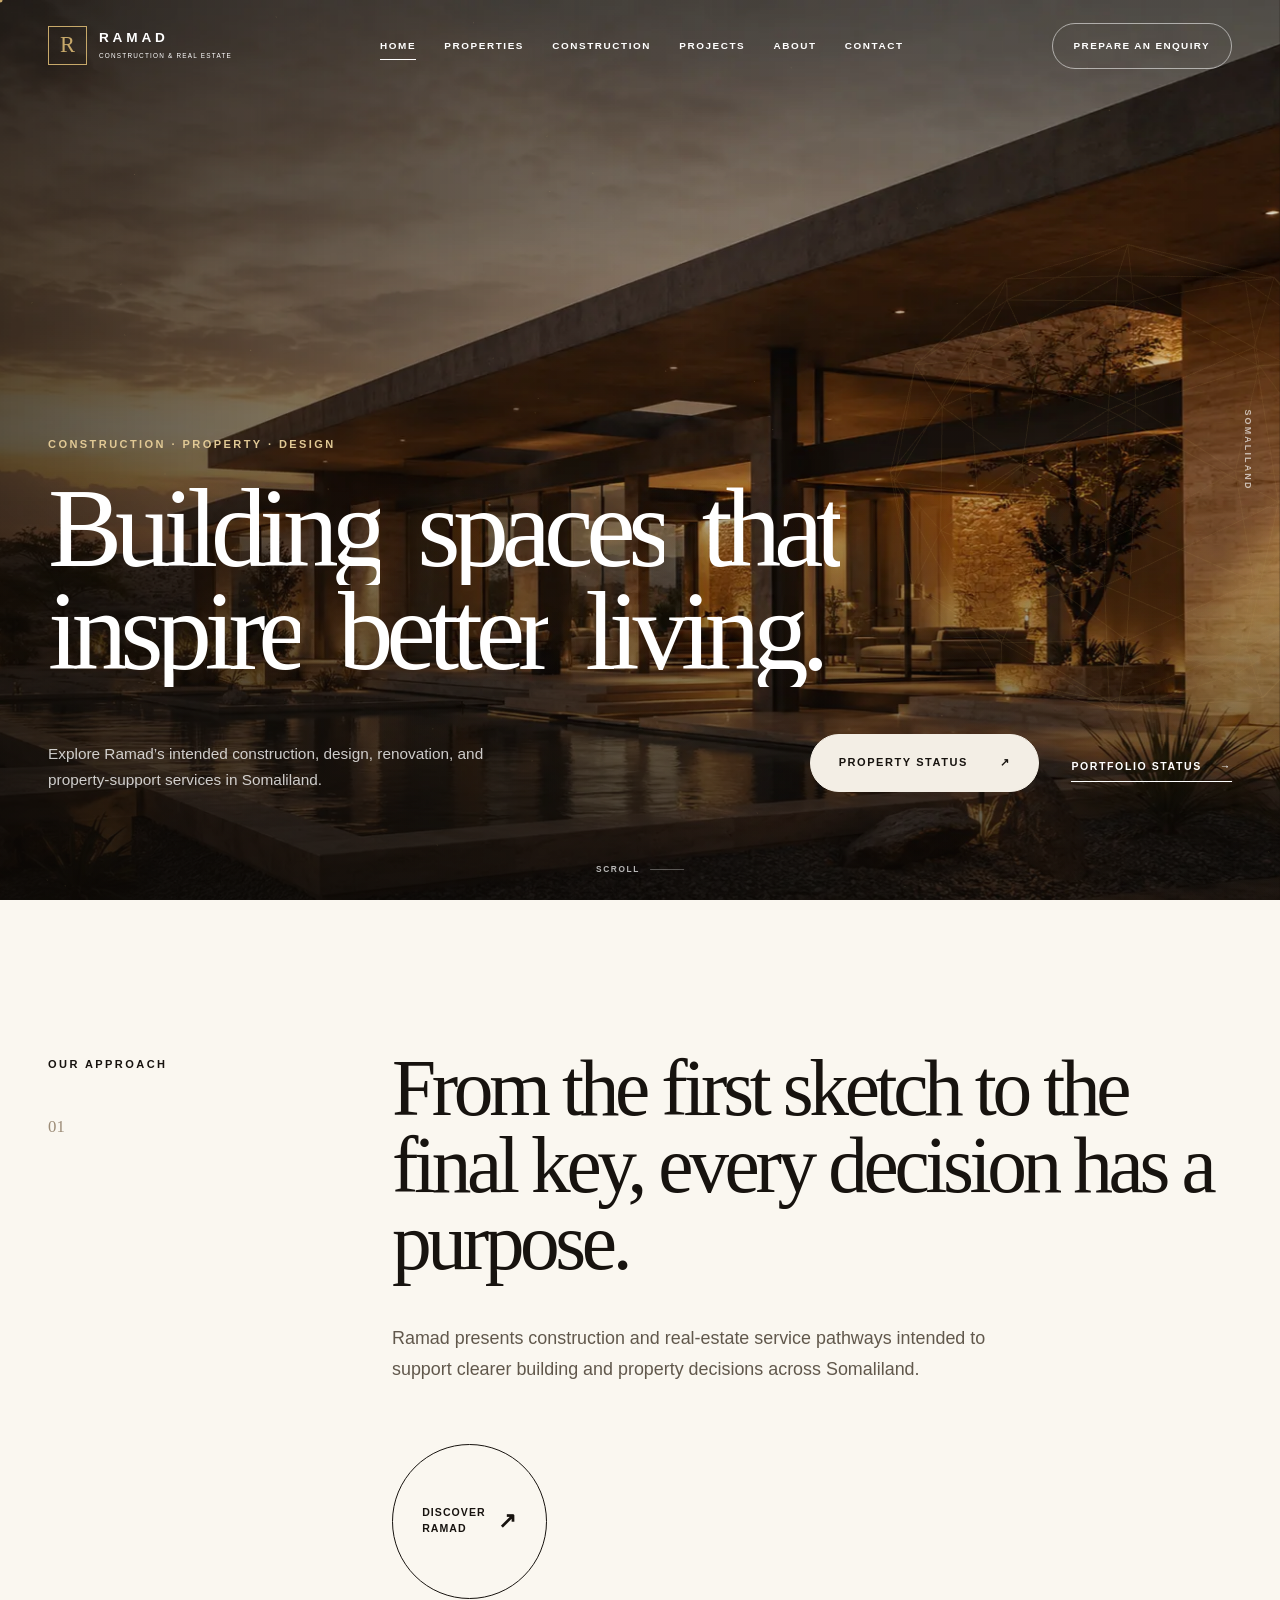
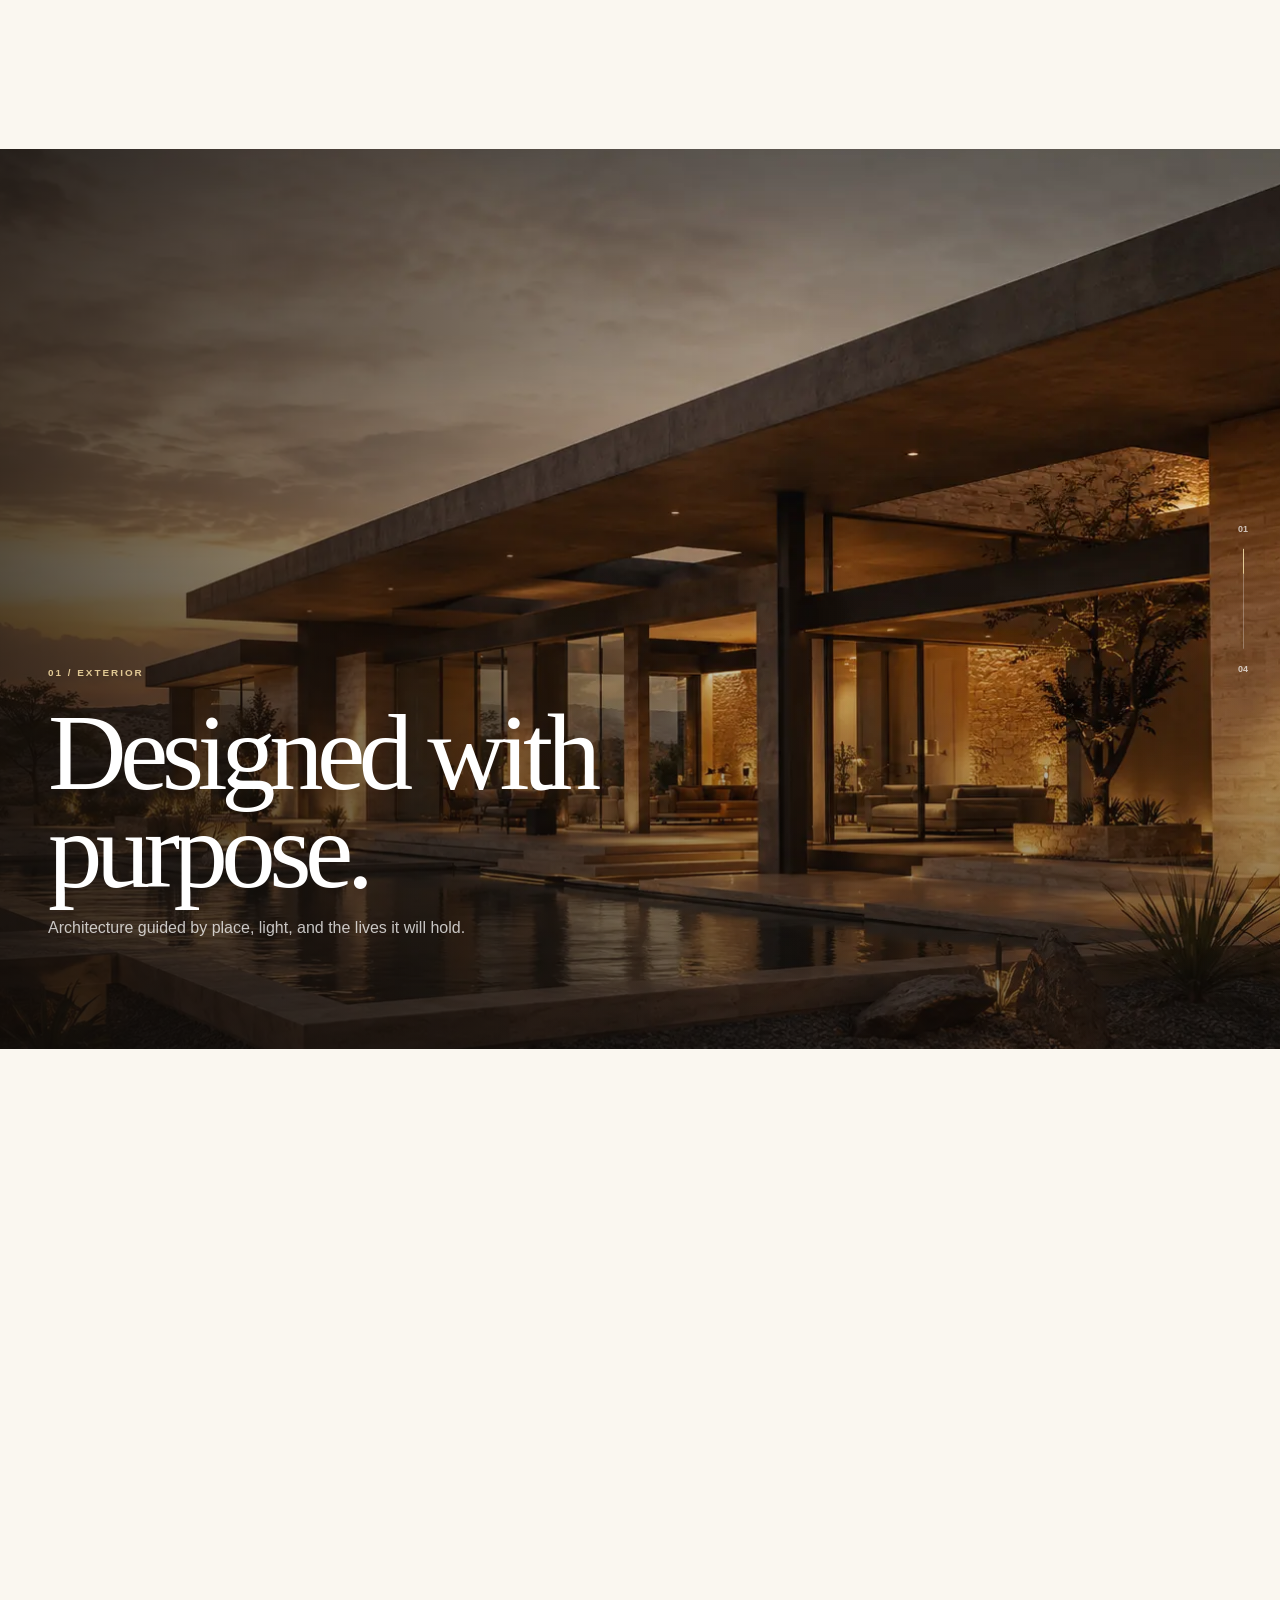
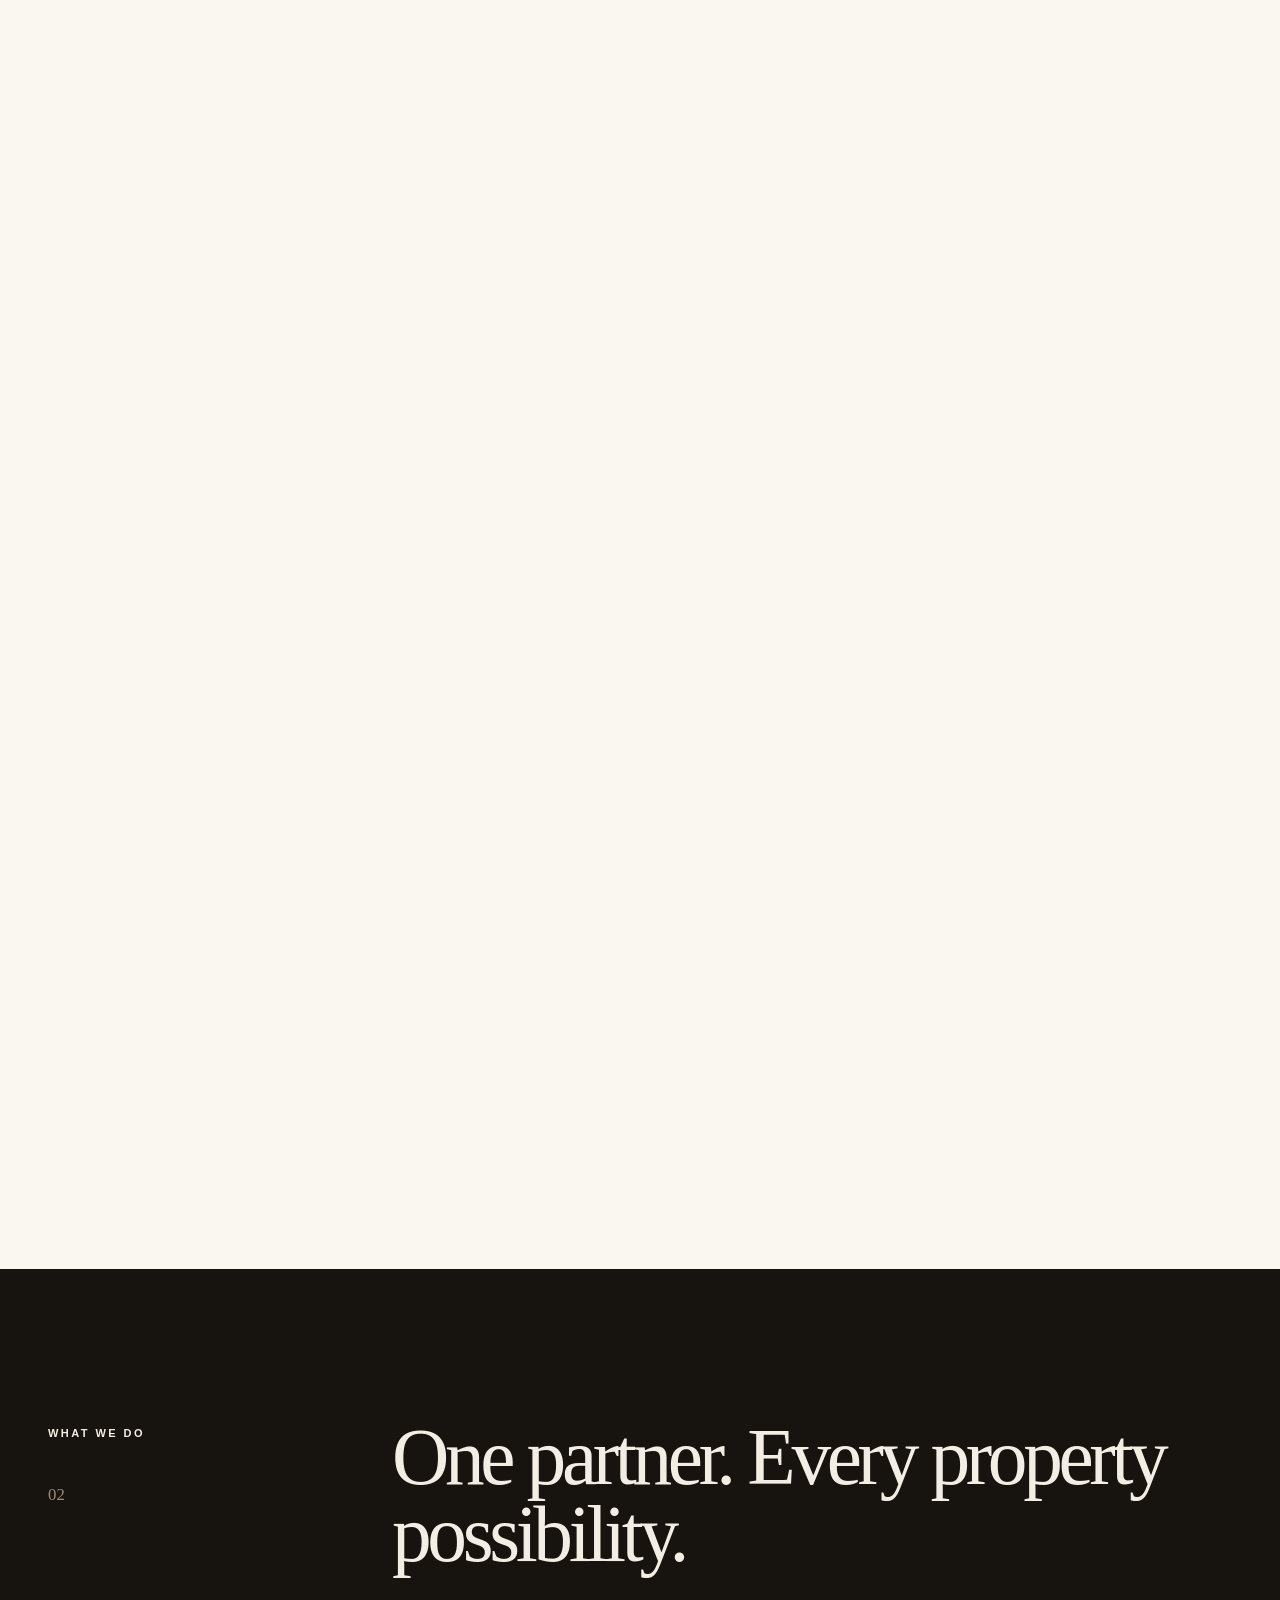
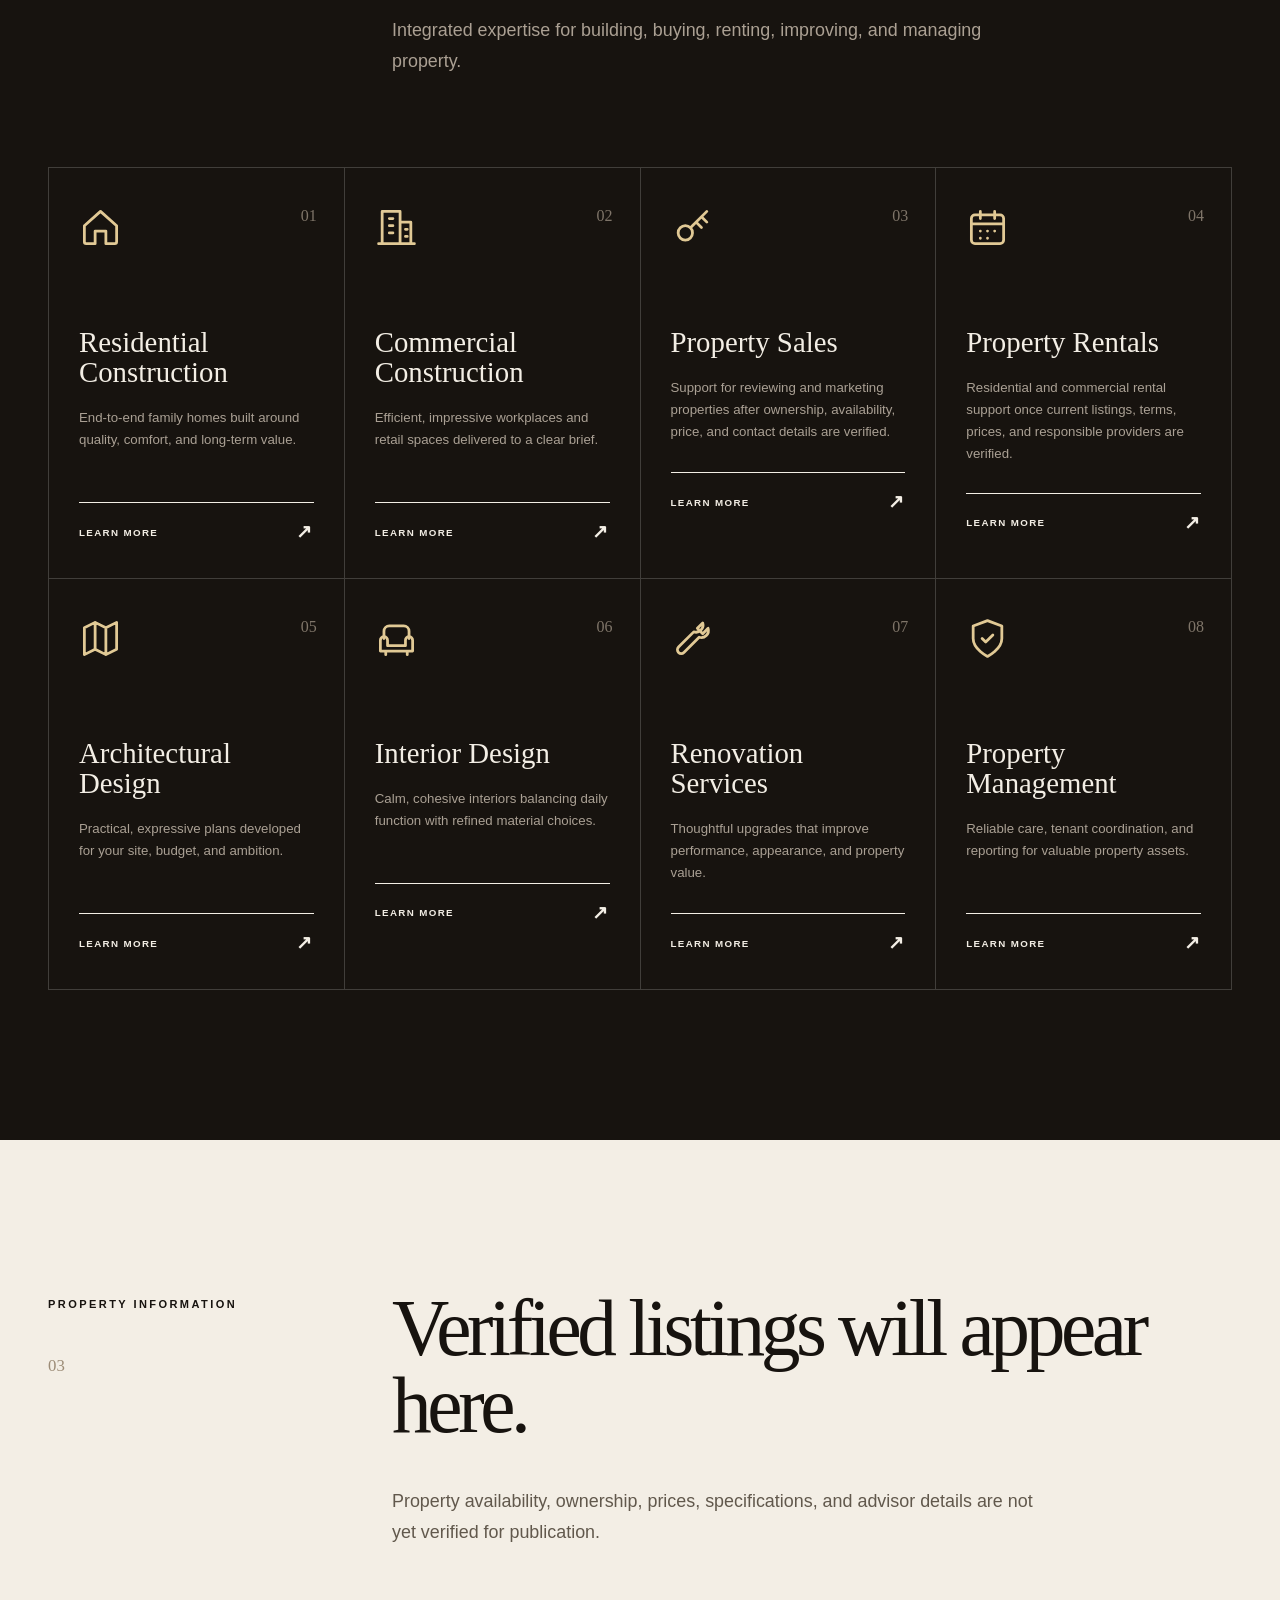
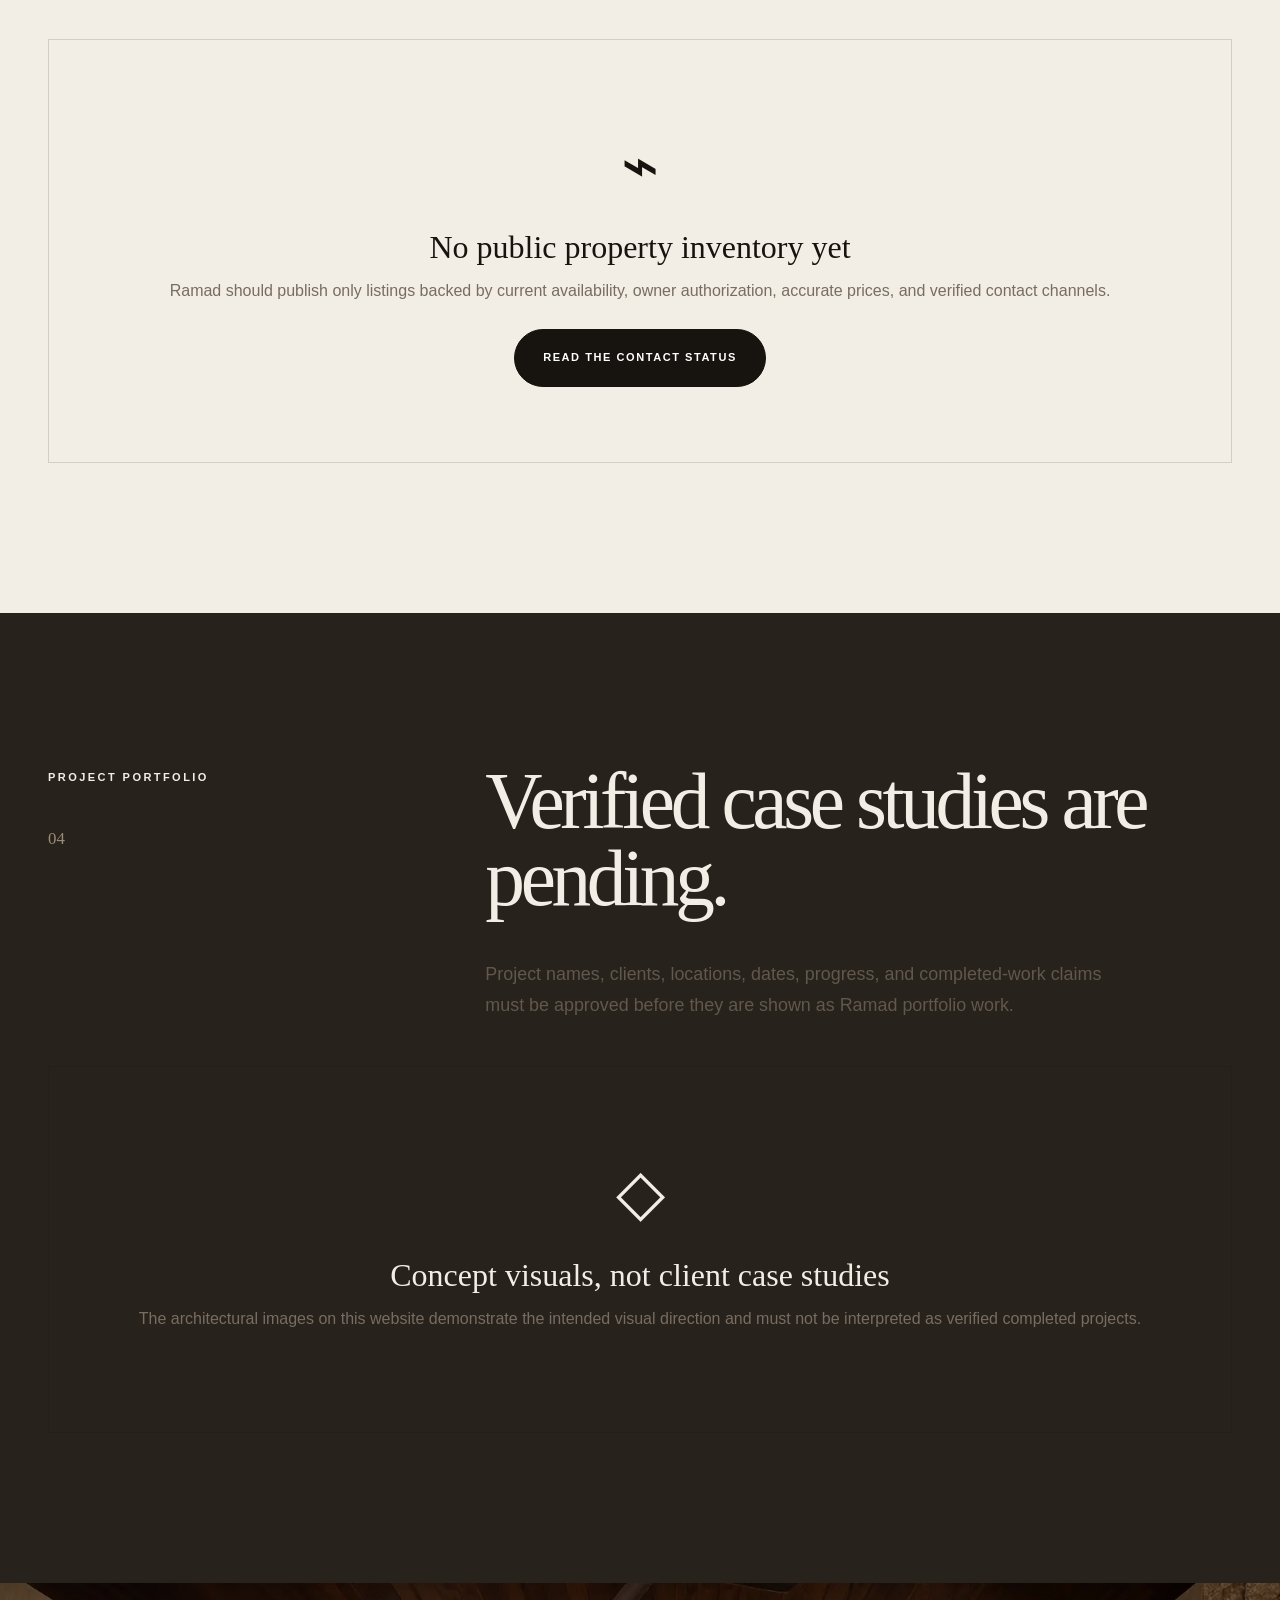
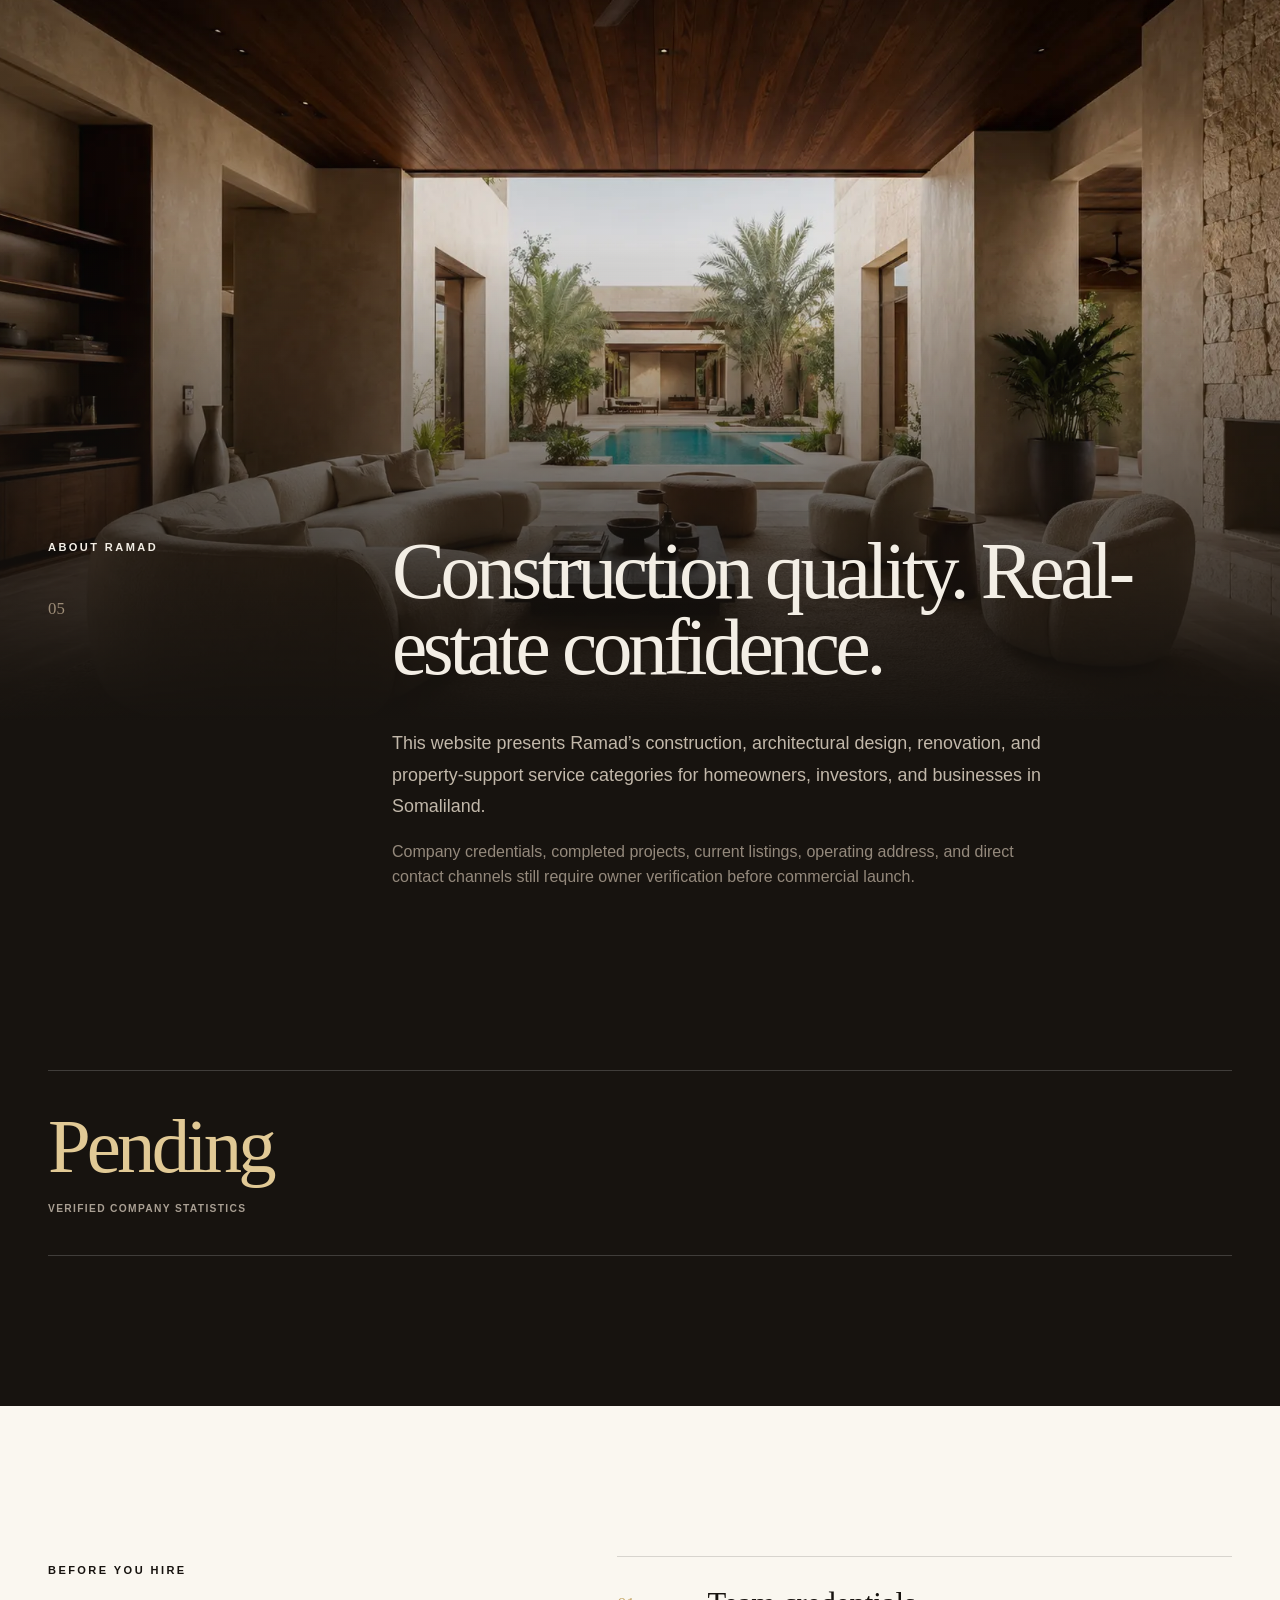
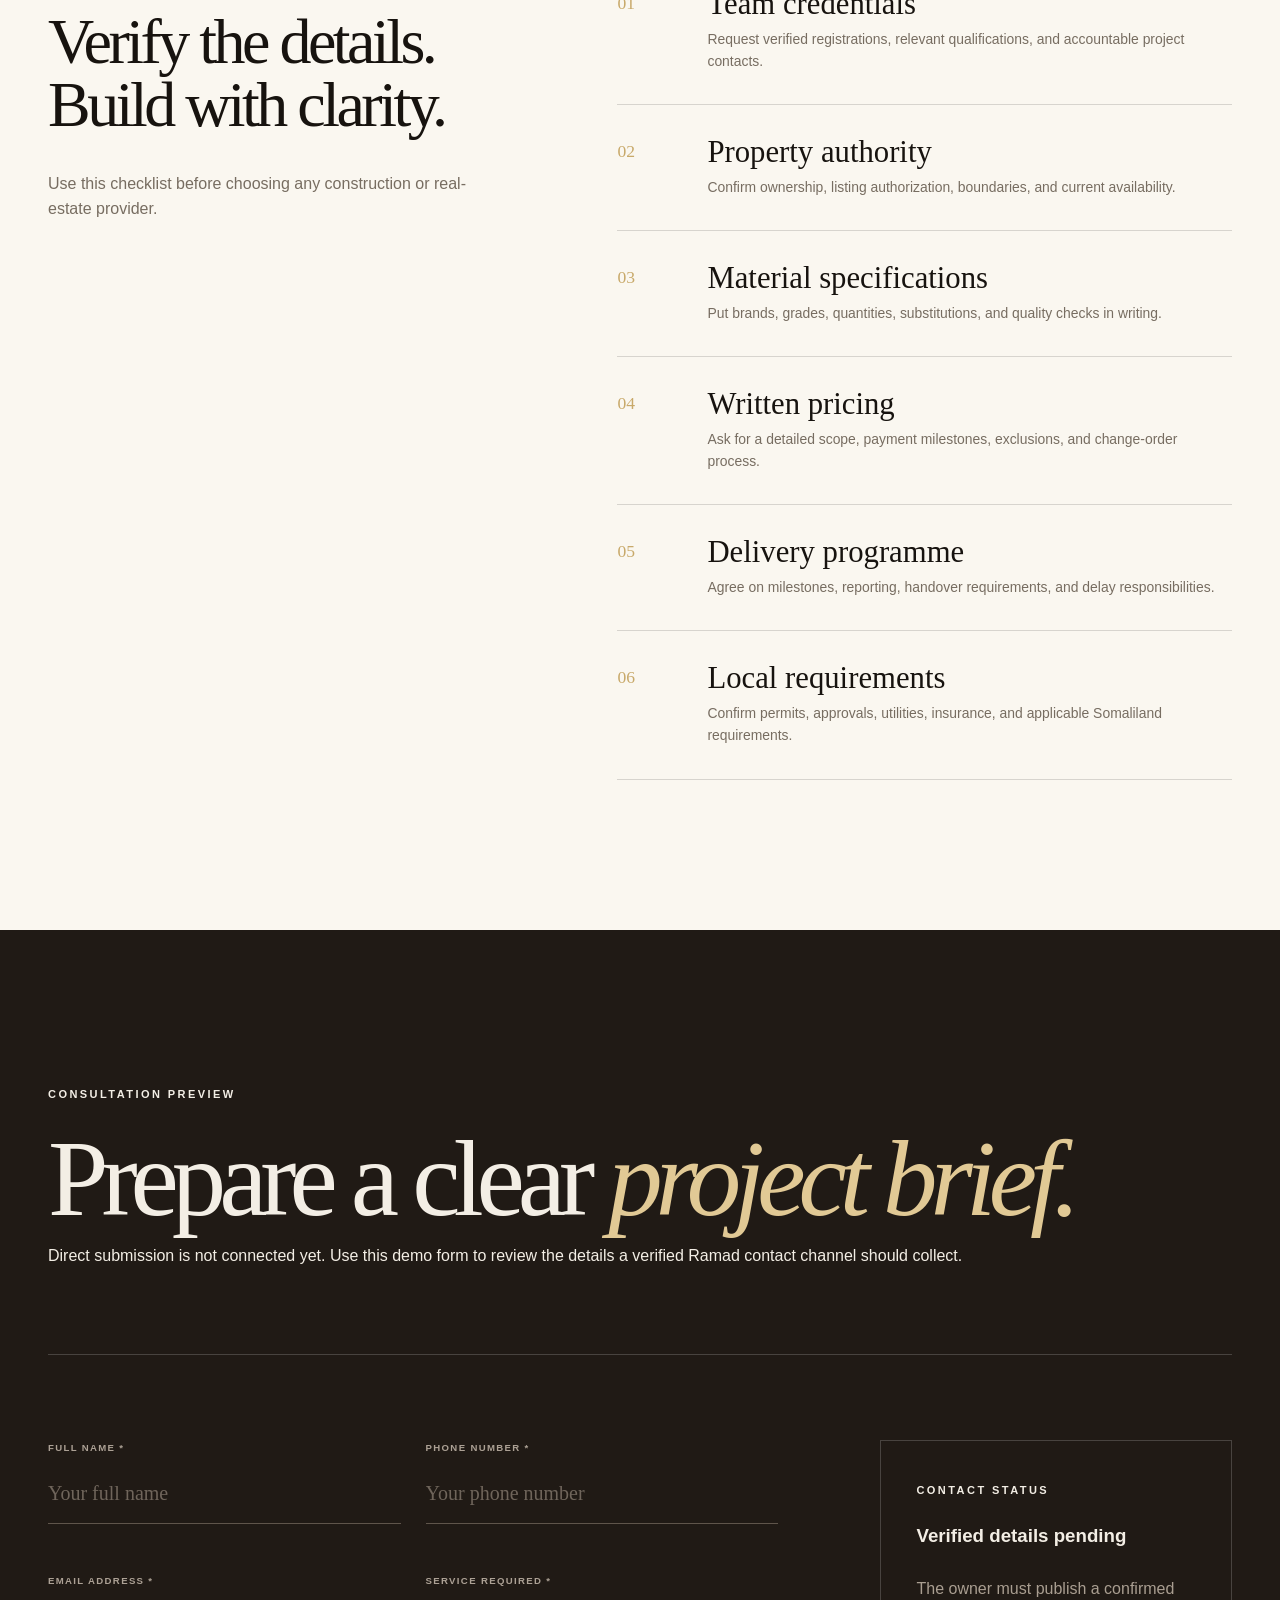
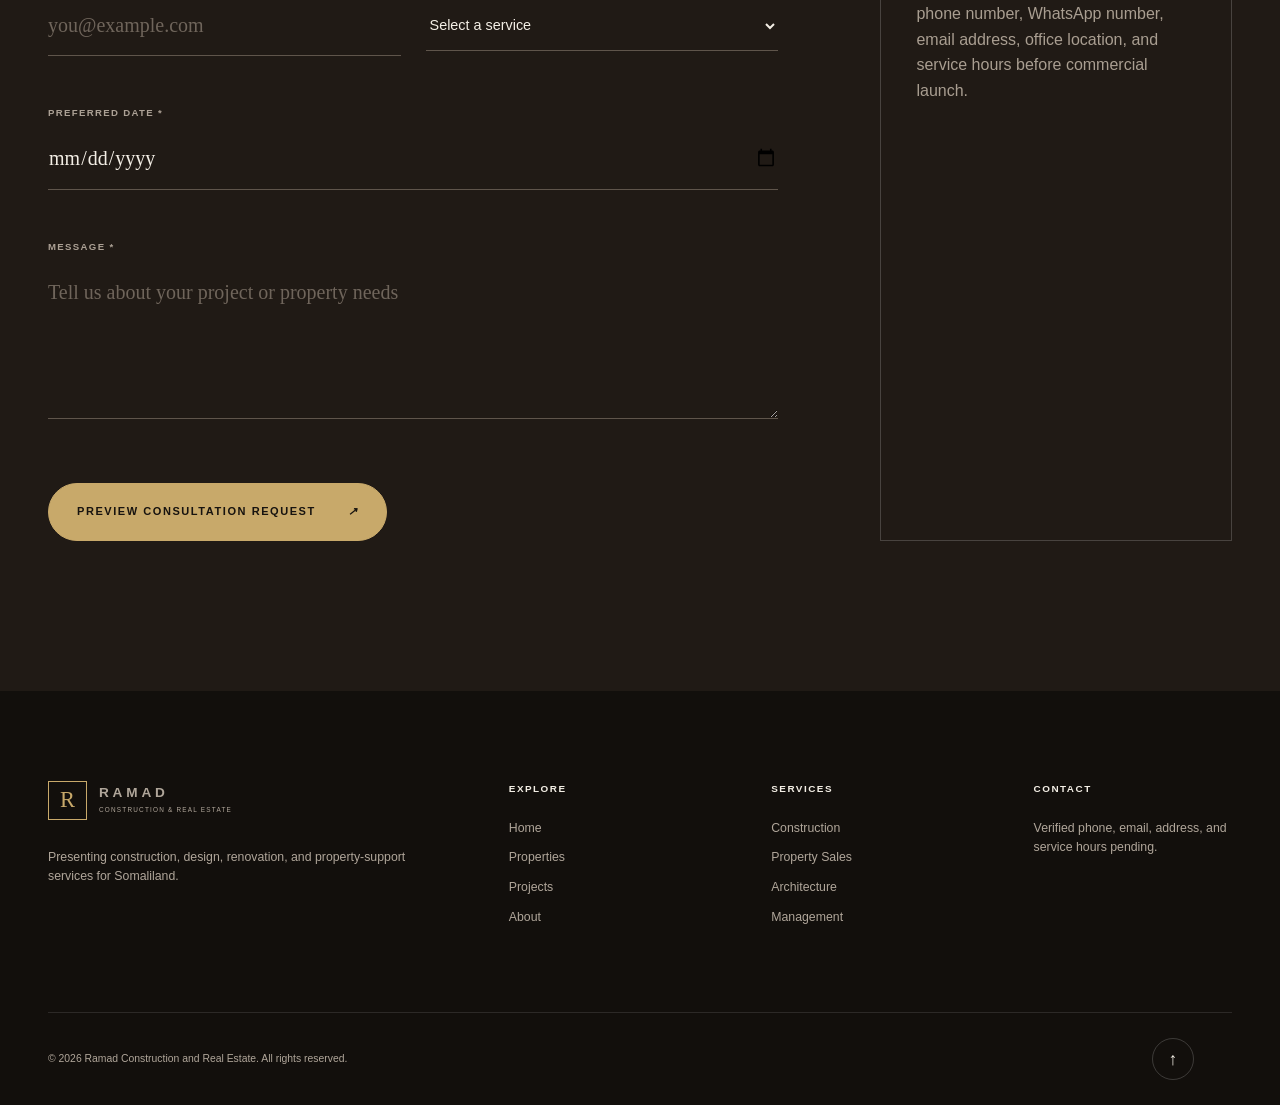
<file: index.html>
<!DOCTYPE html>
<html lang="en">
<head>
  <meta charset="UTF-8">
  <meta name="viewport" content="width=device-width, initial-scale=1.0">
  <meta name="description" content="Explore Ramad Construction and Real Estate services for residential and commercial construction, architectural design, renovation, and property support in Somaliland.">
  <meta name="robots" content="index, follow, max-image-preview:large">
  <meta name="theme-color" content="#17130f">
  <meta name="color-scheme" content="light">
  <title>Ramad Construction and Real Estate | Somaliland</title>
  <link rel="canonical" href="https://ramad-construction-real-estate.vercel.app/">
  <meta property="og:title" content="Ramad Construction and Real Estate | Somaliland">
  <meta property="og:description" content="Construction, architectural design, renovation, and property-support services presented by Ramad in Somaliland.">
  <meta property="og:type" content="website">
  <meta property="og:url" content="https://ramad-construction-real-estate.vercel.app/">
  <meta property="og:site_name" content="Ramad Construction and Real Estate">
  <meta property="og:locale" content="en_US">
  <meta property="og:image" content="https://ramad-construction-real-estate.vercel.app/assets/images/hero-villa.webp">
  <meta property="og:image:alt" content="Architectural concept visual for Ramad Construction and Real Estate">
  <meta name="twitter:card" content="summary_large_image">
  <meta name="twitter:title" content="Ramad Construction and Real Estate | Somaliland">
  <meta name="twitter:description" content="Explore Ramad construction, design, renovation, and property-support services in Somaliland.">
  <meta name="twitter:image" content="https://ramad-construction-real-estate.vercel.app/assets/images/hero-villa.webp">
  <meta name="twitter:image:alt" content="Architectural concept visual for Ramad Construction and Real Estate">
  <link rel="icon" href="assets/icons/favicon.svg" type="image/svg+xml">
  <link rel="preload" href="assets/images/hero-villa.webp" as="image" type="image/webp">
  <link rel="stylesheet" href="style.css">
  <script src="assets/vendor/gsap.min.js" defer></script>
  <script src="assets/vendor/ScrollTrigger.min.js" defer></script>
  <script type="module" src="script.js"></script>
  <script type="application/ld+json">
    {
      "@context": "https://schema.org",
      "@graph": [
        {
          "@type": "WebSite",
          "@id": "https://ramad-construction-real-estate.vercel.app/#website",
          "url": "https://ramad-construction-real-estate.vercel.app/",
          "name": "Ramad Construction and Real Estate",
          "description": "Construction, architectural design, renovation, and property-support services in Somaliland",
          "inLanguage": "en"
        },
        {
          "@type": "Organization",
          "@id": "https://ramad-construction-real-estate.vercel.app/#organization",
          "name": "Ramad Construction and Real Estate",
          "url": "https://ramad-construction-real-estate.vercel.app/",
          "areaServed": "Somaliland"
        }
      ]
    }
  </script>
</head>
<body>
  <a class="skip-link" href="#main-content">Skip to content</a>

  <div class="page-loader" id="page-loader" aria-hidden="true">
    <div class="loader-brand">
      <span class="loader-monogram">R</span>
      <div>
        <strong>RAMAD</strong>
        <small>CONSTRUCTION &amp; REAL ESTATE</small>
      </div>
    </div>
    <div class="loader-track"><span></span></div>
    <span class="loader-count">0</span>
  </div>

  <div class="scroll-progress" aria-hidden="true"><span id="scroll-progress-bar"></span></div>
  <div class="cursor-dot" aria-hidden="true"></div>
  <div class="cursor-ring" aria-hidden="true"><span>VIEW</span></div>

  <header class="site-header" id="site-header">
    <a class="brand" href="#home" aria-label="Ramad home">
      <span class="brand-mark">R</span>
      <span class="brand-copy"><strong>RAMAD</strong><small>CONSTRUCTION &amp; REAL ESTATE</small></span>
    </a>

    <nav class="desktop-nav" aria-label="Primary navigation">
      <a href="#home">Home</a>
      <a href="#properties">Properties</a>
      <a href="#construction">Construction</a>
      <a href="#projects">Projects</a>
      <a href="#about">About</a>
      <a href="#contact">Contact</a>
    </nav>

    <a class="button button-small button-outline magnetic header-cta" href="#contact">Prepare an Enquiry</a>
    <button class="menu-toggle" id="menu-toggle" type="button" aria-label="Open menu" aria-expanded="false" aria-controls="mobile-menu">
      <span></span><span></span>
    </button>
  </header>

  <div class="mobile-menu" id="mobile-menu" aria-hidden="true" inert>
    <div class="mobile-menu-top">
      <span class="eyebrow">Navigate</span>
      <button class="menu-close" id="menu-close" type="button" aria-label="Close menu">&times;</button>
    </div>
    <nav aria-label="Mobile navigation">
      <a href="#home"><span>01</span>Home</a>
      <a href="#properties"><span>02</span>Properties</a>
      <a href="#construction"><span>03</span>Construction</a>
      <a href="#projects"><span>04</span>Projects</a>
      <a href="#about"><span>05</span>About</a>
      <a href="#contact"><span>06</span>Contact</a>
    </nav>
    <div class="mobile-menu-footer">
      <p>Somaliland</p>
      <span>Verified contact details pending</span>
    </div>
  </div>

  <main id="main-content">
    <section class="hero" id="home" aria-labelledby="hero-title">
      <div class="hero-media depth-layer">
        <img src="assets/images/hero-villa.webp" alt="Contemporary villa architectural concept at sunset" width="1672" height="941" fetchpriority="high">
      </div>
      <canvas id="hero-canvas" aria-hidden="true"></canvas>
      <div class="hero-overlay"></div>
      <div class="hero-side-note">SOMALILAND</div>

      <div class="hero-content container">
        <p class="eyebrow hero-kicker">CONSTRUCTION · PROPERTY · DESIGN</p>
        <h1 id="hero-title" class="split-words">Building spaces that inspire better living.</h1>
        <div class="hero-bottom">
          <p>Explore Ramad’s intended construction, design, renovation, and property-support services in Somaliland.</p>
          <div class="hero-actions">
            <a class="button button-light magnetic" href="#properties">Property Status <span aria-hidden="true">↗</span></a>
            <a class="text-link" href="#projects">Portfolio Status <span aria-hidden="true">→</span></a>
          </div>
        </div>
      </div>

      <a class="scroll-cue" href="#story" aria-label="Scroll to our approach">
        <span>SCROLL</span><i></i>
      </a>
    </section>

    <section class="intro-section section-pad" aria-labelledby="intro-title">
      <div class="container intro-grid">
        <div>
          <p class="eyebrow reveal-up">OUR APPROACH</p>
          <span class="section-index">01</span>
        </div>
        <div>
          <h2 id="intro-title" class="display-title reveal-up">From the first sketch to the final key, every decision has a purpose.</h2>
          <p class="lead reveal-up">Ramad presents construction and real-estate service pathways intended to support clearer building and property decisions across Somaliland.</p>
          <a class="circle-link magnetic" href="#about" aria-label="Discover Ramad"><span>Discover<br>Ramad</span><i>↗</i></a>
        </div>
      </div>
    </section>

    <section class="story" id="story" aria-label="Our design and construction philosophy">
      <div class="story-pin">
        <div class="story-progress" aria-hidden="true">
          <span class="story-count">01</span>
          <div><i id="story-progress-line"></i></div>
          <span>04</span>
        </div>

        <article class="story-scene active" data-scene="1">
        <img src="assets/images/hero-villa.webp" alt="Luxury villa exterior architectural concept" width="1672" height="941">
        <div class="story-shade"></div>
        <div class="story-copy"><span>01 / EXTERIOR</span><h2>Designed with purpose.</h2><p>Architecture guided by place, light, and the lives it will hold.</p></div>
        </article>
        <article class="story-scene" data-scene="2">
        <img src="assets/images/luxury-interior.webp" alt="Modern luxury villa interior concept" width="1672" height="941" loading="lazy">
        <div class="story-shade"></div>
        <div class="story-copy"><span>02 / INTERIOR</span><h2>Comfort shaped by detail.</h2><p>Materials, proportions, and finishes resolved with quiet confidence.</p></div>
        </article>
        <article class="story-scene" data-scene="3">
        <img src="assets/images/construction-site.webp" alt="Construction planning concept visual" width="1672" height="941" loading="lazy">
        <div class="story-shade"></div>
        <div class="story-copy"><span>03 / BUILD</span><h2>Plan for precision.</h2><p>Define responsibilities, specifications, quality checks, and delivery milestones before work begins.</p></div>
        </article>
        <article class="story-scene" data-scene="4">
        <img src="assets/images/commercial-complex.webp" alt="Modern commercial property architectural concept" width="1672" height="941" loading="lazy">
        <div class="story-shade"></div>
        <div class="story-copy"><span>04 / LEGACY</span><h2>Created to last.</h2><p>Spaces that retain their value, usefulness, and character.</p></div>
        </article>
      </div>
    </section>

    <section class="services-section section-pad" id="construction" aria-labelledby="services-title">
      <div class="container">
        <div class="section-heading light-heading">
          <div><p class="eyebrow reveal-up">WHAT WE DO</p><span class="section-index">02</span></div>
          <div><h2 id="services-title" class="display-title reveal-up">One partner. Every property possibility.</h2><p class="lead reveal-up">Integrated expertise for building, buying, renting, improving, and managing property.</p></div>
        </div>

        <div class="services-grid">
          <article class="service-card reveal-up">
            <svg aria-hidden="true"><use href="assets/icons/sprite.svg#home"></use></svg><span>01</span>
            <h3>Residential Construction</h3><p>End-to-end family homes built around quality, comfort, and long-term value.</p>
            <a class="service-link" href="#contact" data-service="Residential Construction">Learn More <i>↗</i></a>
          </article>
          <article class="service-card reveal-up">
            <svg aria-hidden="true"><use href="assets/icons/sprite.svg#building"></use></svg><span>02</span>
            <h3>Commercial Construction</h3><p>Efficient, impressive workplaces and retail spaces delivered to a clear brief.</p>
            <a class="service-link" href="#contact" data-service="Commercial Construction">Learn More <i>↗</i></a>
          </article>
          <article class="service-card reveal-up">
            <svg aria-hidden="true"><use href="assets/icons/sprite.svg#key"></use></svg><span>03</span>
            <h3>Property Sales</h3><p>Support for reviewing and marketing properties after ownership, availability, price, and contact details are verified.</p>
            <a class="service-link" href="#contact" data-service="Property Sales">Learn More <i>↗</i></a>
          </article>
          <article class="service-card reveal-up">
            <svg aria-hidden="true"><use href="assets/icons/sprite.svg#calendar"></use></svg><span>04</span>
            <h3>Property Rentals</h3><p>Residential and commercial rental support once current listings, terms, prices, and responsible providers are verified.</p>
            <a class="service-link" href="#contact" data-service="Property Rentals">Learn More <i>↗</i></a>
          </article>
          <article class="service-card reveal-up">
            <svg aria-hidden="true"><use href="assets/icons/sprite.svg#plan"></use></svg><span>05</span>
            <h3>Architectural Design</h3><p>Practical, expressive plans developed for your site, budget, and ambition.</p>
            <a class="service-link" href="#contact" data-service="Architectural Design">Learn More <i>↗</i></a>
          </article>
          <article class="service-card reveal-up">
            <svg aria-hidden="true"><use href="assets/icons/sprite.svg#sofa"></use></svg><span>06</span>
            <h3>Interior Design</h3><p>Calm, cohesive interiors balancing daily function with refined material choices.</p>
            <a class="service-link" href="#contact" data-service="Interior Design">Learn More <i>↗</i></a>
          </article>
          <article class="service-card reveal-up">
            <svg aria-hidden="true"><use href="assets/icons/sprite.svg#tools"></use></svg><span>07</span>
            <h3>Renovation Services</h3><p>Thoughtful upgrades that improve performance, appearance, and property value.</p>
            <a class="service-link" href="#contact" data-service="Renovation Services">Learn More <i>↗</i></a>
          </article>
          <article class="service-card reveal-up">
            <svg aria-hidden="true"><use href="assets/icons/sprite.svg#shield"></use></svg><span>08</span>
            <h3>Property Management</h3><p>Reliable care, tenant coordination, and reporting for valuable property assets.</p>
            <a class="service-link" href="#contact" data-service="Property Management">Learn More <i>↗</i></a>
          </article>
        </div>
      </div>
    </section>

    <section class="properties-section section-pad" id="properties" aria-labelledby="properties-title">
      <div class="container">
        <div class="section-heading">
          <div><p class="eyebrow reveal-up">PROPERTY INFORMATION</p><span class="section-index">03</span></div>
          <div><h2 id="properties-title" class="display-title reveal-up">Verified listings will appear here.</h2><p class="lead reveal-up">Property availability, ownership, prices, specifications, and advisor details are not yet verified for publication.</p></div>
        </div>
        <div class="empty-state"><span>⌁</span><h3>No public property inventory yet</h3><p>Ramad should publish only listings backed by current availability, owner authorization, accurate prices, and verified contact channels.</p><a class="button button-dark" href="#contact">Read the contact status</a></div>
      </div>
    </section>

    <section class="projects-section section-pad" id="projects" aria-labelledby="projects-title">
      <div class="container">
        <div class="projects-heading">
          <div><p class="eyebrow reveal-up">PROJECT PORTFOLIO</p><span class="section-index">04</span></div>
          <div><h2 id="projects-title" class="display-title reveal-up">Verified case studies are pending.</h2><p class="lead reveal-up">Project names, clients, locations, dates, progress, and completed-work claims must be approved before they are shown as Ramad portfolio work.</p></div>
        </div>
        <div class="empty-state"><span>◇</span><h3>Concept visuals, not client case studies</h3><p>The architectural images on this website demonstrate the intended visual direction and must not be interpreted as verified completed projects.</p></div>
      </div>
    </section>

    <section class="about-section section-pad" id="about" aria-labelledby="about-title">
      <div class="about-media reveal-mask"><img src="assets/images/luxury-interior.webp" alt="Refined interior architectural concept" width="1672" height="941" loading="lazy"></div>
      <div class="container about-grid">
        <div><p class="eyebrow reveal-up">ABOUT RAMAD</p><span class="section-index">05</span></div>
        <div class="about-copy">
          <h2 id="about-title" class="display-title reveal-up">Construction quality. Real-estate confidence.</h2>
          <p class="lead reveal-up">This website presents Ramad’s construction, architectural design, renovation, and property-support service categories for homeowners, investors, and businesses in Somaliland.</p>
          <p class="reveal-up">Company credentials, completed projects, current listings, operating address, and direct contact channels still require owner verification before commercial launch.</p>
        </div>
        <div class="stats" role="group" aria-label="Verification status">
          <div><strong>Pending</strong><span>Verified company statistics</span></div>
        </div>
      </div>
    </section>

    <section class="why-section section-pad" aria-labelledby="why-title">
      <div class="container why-grid">
        <div class="why-sticky"><p class="eyebrow">BEFORE YOU HIRE</p><h2 id="why-title" class="display-title">Verify the details.<br>Build with clarity.</h2><p>Use this checklist before choosing any construction or real-estate provider.</p></div>
        <ol class="why-list">
          <li class="reveal-up"><span>01</span><div><h3>Team credentials</h3><p>Request verified registrations, relevant qualifications, and accountable project contacts.</p></div></li>
          <li class="reveal-up"><span>02</span><div><h3>Property authority</h3><p>Confirm ownership, listing authorization, boundaries, and current availability.</p></div></li>
          <li class="reveal-up"><span>03</span><div><h3>Material specifications</h3><p>Put brands, grades, quantities, substitutions, and quality checks in writing.</p></div></li>
          <li class="reveal-up"><span>04</span><div><h3>Written pricing</h3><p>Ask for a detailed scope, payment milestones, exclusions, and change-order process.</p></div></li>
          <li class="reveal-up"><span>05</span><div><h3>Delivery programme</h3><p>Agree on milestones, reporting, handover requirements, and delay responsibilities.</p></div></li>
          <li class="reveal-up"><span>06</span><div><h3>Local requirements</h3><p>Confirm permits, approvals, utilities, insurance, and applicable Somaliland requirements.</p></div></li>
        </ol>
      </div>
    </section>

    <section class="contact-section section-pad" id="contact" aria-labelledby="contact-title">
      <div class="container">
        <div class="contact-intro"><p class="eyebrow reveal-up">CONSULTATION PREVIEW</p><h2 id="contact-title" class="contact-title reveal-up">Prepare a clear <em>project brief.</em></h2><p>Direct submission is not connected yet. Use this demo form to review the details a verified Ramad contact channel should collect.</p></div>
        <div class="contact-grid">
          <form class="consultation-form" id="consultation-form" novalidate>
            <div class="form-errors" id="form-errors" role="alert" tabindex="-1" hidden></div>
            <div class="field-row">
              <label class="field"><span>Full name *</span><input id="full-name" name="name" type="text" autocomplete="name" required aria-describedby="full-name-error" placeholder="Your full name"><small class="field-error" id="full-name-error" aria-live="polite"></small></label>
              <label class="field"><span>Phone number *</span><input id="phone" name="phone" type="tel" autocomplete="tel" required aria-describedby="phone-error" placeholder="Your phone number"><small class="field-error" id="phone-error" aria-live="polite"></small></label>
            </div>
            <div class="field-row">
              <label class="field"><span>Email address *</span><input id="email" name="email" type="email" autocomplete="email" required aria-describedby="email-error" placeholder="you@example.com"><small class="field-error" id="email-error" aria-live="polite"></small></label>
              <label class="field"><span>Service required *</span><select id="service" name="service" required aria-describedby="service-error"><option value="">Select a service</option><option>Residential Construction</option><option>Commercial Construction</option><option>Property Sales</option><option>Property Rentals</option><option>Property Viewing</option><option>Architectural Design</option><option>Interior Design</option><option>Renovation Services</option><option>Property Management</option><option>Real-estate Consultation</option></select><small class="field-error" id="service-error" aria-live="polite"></small></label>
            </div>
            <label class="field"><span>Preferred date *</span><input id="preferred-date" name="date" type="date" required aria-describedby="preferred-date-error"><small class="field-error" id="preferred-date-error" aria-live="polite"></small></label>
            <label class="field"><span>Message *</span><textarea id="message" name="message" rows="4" required minlength="12" aria-describedby="message-error" placeholder="Tell us about your project or property needs"></textarea><small class="field-error" id="message-error" aria-live="polite"></small></label>
            <button class="button button-gold magnetic submit-button" type="submit"><span>Preview Consultation Request</span><i>↗</i></button>
            <div class="form-success" id="form-success" role="region" aria-labelledby="preview-title">
              <strong id="preview-title" tabindex="-1">Your local consultation preview</strong>
              <span>No request was sent or stored. Review these details, then start over if you need to make changes.</span>
              <dl class="consultation-summary" id="consultation-summary"></dl>
              <button class="button button-outline preview-start-over" id="preview-start-over" type="button">Start over</button>
            </div>
          </form>

          <aside class="contact-aside">
            <div class="contact-card"><span class="eyebrow">CONTACT STATUS</span><h3>Verified details pending</h3><p>The owner must publish a confirmed phone number, WhatsApp number, email address, office location, and service hours before commercial launch.</p></div>
          </aside>
        </div>
      </div>
    </section>
  </main>

  <footer class="site-footer">
    <div class="container">
      <div class="footer-top">
        <div class="footer-brand"><a class="brand" href="#home"><span class="brand-mark">R</span><span class="brand-copy"><strong>RAMAD</strong><small>CONSTRUCTION &amp; REAL ESTATE</small></span></a><p>Presenting construction, design, renovation, and property-support services for Somaliland.</p></div>
        <div><h3>Explore</h3><a href="#home">Home</a><a href="#properties">Properties</a><a href="#projects">Projects</a><a href="#about">About</a></div>
        <div><h3>Services</h3><a href="#construction">Construction</a><a href="#construction">Property Sales</a><a href="#construction">Architecture</a><a href="#construction">Management</a></div>
        <div><h3>Contact</h3><p>Verified phone, email, address, and service hours pending.</p></div>
      </div>
      <div class="footer-bottom"><p>© <span id="current-year">2026</span> Ramad Construction and Real Estate. All rights reserved.</p><button class="back-top" id="back-top" type="button" aria-label="Back to top">↑</button></div>
    </div>
  </footer>

  <div class="toast" id="toast" role="status" aria-live="polite"></div>
</body>
</html>
</file>
<file: style.css>
@charset "UTF-8";

:root {
  --ink: #17130f;
  --ink-soft: #28221c;
  --cream: #f3eee5;
  --paper: #faf7f0;
  --sand: #dfd3c0;
  --taupe: #9c8c77;
  --gold: #c8a96a;
  --gold-light: #e1c995;
  --line: rgba(23, 19, 15, 0.15);
  --white-line: rgba(255, 255, 255, 0.18);
  --serif: "Iowan Old Style", "Baskerville", "Times New Roman", serif;
  --sans: Inter, "Helvetica Neue", Arial, sans-serif;
  --header-height: 92px;
  --container: min(1320px, calc(100vw - 96px));
}

*, *::before, *::after { box-sizing: border-box; }

html {
  scroll-behavior: smooth;
  scroll-padding-top: var(--header-height);
}

body {
  margin: 0;
  color: var(--ink);
  background: var(--paper);
  font-family: var(--sans);
  font-size: 16px;
  line-height: 1.6;
  overflow-x: hidden;
}

body.menu-open,
body.modal-open { overflow: hidden; }

button, input, select, textarea { font: inherit; }
button, a { -webkit-tap-highlight-color: transparent; }
button { color: inherit; }
a { color: inherit; text-decoration: none; }
img { display: block; max-width: 100%; }
svg { fill: none; stroke: currentColor; stroke-linecap: round; stroke-linejoin: round; stroke-width: 1.55; }

:focus-visible { outline: 2px solid var(--gold); outline-offset: 4px; }

::selection { background: var(--gold); color: var(--ink); }

.skip-link {
  position: fixed;
  left: 16px;
  top: -80px;
  z-index: 10000;
  padding: 12px 18px;
  color: var(--ink);
  background: var(--cream);
  transition: top .25s ease;
}
.skip-link:focus { top: 16px; }
.visually-hidden { position: absolute !important; width: 1px !important; height: 1px !important; overflow: hidden !important; clip: rect(0, 0, 0, 0) !important; white-space: nowrap !important; }

.container { width: var(--container); margin-inline: auto; }
.section-pad { padding-block: 150px; }
.eyebrow {
  display: inline-block;
  margin: 0;
  font-size: .69rem;
  font-weight: 700;
  letter-spacing: .22em;
  line-height: 1.4;
}
.section-index {
  display: block;
  margin-top: 38px;
  color: var(--taupe);
  font-family: var(--serif);
  font-size: 1.05rem;
}
.display-title {
  max-width: 970px;
  margin: 0;
  font-family: var(--serif);
  font-size: clamp(3rem, 6.2vw, 6.7rem);
  font-weight: 400;
  letter-spacing: -.055em;
  line-height: .97;
}
.lead {
  max-width: 650px;
  margin: 42px 0 0;
  color: #61584c;
  font-size: clamp(1.02rem, 1.4vw, 1.25rem);
  line-height: 1.75;
}

.button {
  --button-bg: transparent;
  --button-color: currentColor;
  position: relative;
  display: inline-flex;
  min-height: 58px;
  align-items: center;
  justify-content: center;
  gap: 32px;
  overflow: hidden;
  border: 1px solid currentColor;
  border-radius: 999px;
  padding: 0 28px;
  color: var(--button-color);
  background: var(--button-bg);
  font-size: .69rem;
  font-weight: 700;
  letter-spacing: .14em;
  text-transform: uppercase;
  cursor: pointer;
  transition: color .35s ease, background .35s ease, border-color .35s ease, transform .35s ease;
}
.button::before {
  position: absolute;
  inset: 100% 0 auto;
  height: 100%;
  background: var(--gold);
  content: "";
  transition: transform .4s cubic-bezier(.77, 0, .18, 1);
}
.button > * { position: relative; z-index: 1; }
.button:hover::before { transform: translateY(-100%); }
.button:hover { color: var(--ink); border-color: var(--gold); }
.button-small { min-height: 46px; padding-inline: 21px; font-size: .62rem; }
.button-outline { border-color: rgba(255,255,255,.55); color: #fff; }
.button-light { --button-bg: var(--cream); --button-color: var(--ink); border-color: var(--cream); }
.button-dark { --button-bg: var(--ink); --button-color: #fff; border-color: var(--ink); }
.button-gold { --button-bg: var(--gold); --button-color: var(--ink); border-color: var(--gold); }
.button-whatsapp { --button-bg: #235c43; --button-color: #fff; border-color: #235c43; }

.page-loader {
  position: fixed;
  inset: 0;
  z-index: 9999;
  display: grid;
  place-content: center;
  color: var(--cream);
  background: var(--ink);
}
.loader-brand { display: flex; align-items: center; gap: 18px; }
.loader-monogram { display: grid; width: 62px; aspect-ratio: 1; place-items: center; border: 1px solid var(--gold); color: var(--gold); font-family: var(--serif); font-size: 2rem; }
.loader-brand strong { display: block; font-size: 1.12rem; letter-spacing: .28em; }
.loader-brand small { display: block; margin-top: 4px; color: #aea393; font-size: .47rem; letter-spacing: .22em; }
.loader-track { width: 270px; height: 1px; margin-top: 30px; overflow: hidden; background: rgba(255,255,255,.16); }
.loader-track span { display: block; width: 100%; height: 100%; background: var(--gold); transform: translateX(-100%); animation: loader-line 1.35s cubic-bezier(.76,0,.24,1) forwards; }
.loader-count { display: block; margin-top: 12px; color: #a89d8e; font-family: var(--serif); font-size: .9rem; text-align: right; }
@keyframes loader-line { to { transform: translateX(0); } }

.scroll-progress { position: fixed; top: 0; left: 0; z-index: 1500; width: 100%; height: 2px; }
.scroll-progress span { display: block; width: 100%; height: 100%; background: var(--gold); transform: scaleX(0); transform-origin: left; }

.site-header {
  position: fixed;
  inset: 0 0 auto;
  z-index: 1000;
  display: flex;
  height: var(--header-height);
  align-items: center;
  gap: 38px;
  border-bottom: 1px solid transparent;
  padding-inline: 48px;
  color: #fff;
  transition: height .45s ease, color .45s ease, background .45s ease, border-color .45s ease, backdrop-filter .45s ease;
}
.site-header.scrolled {
  height: 76px;
  border-color: rgba(23,19,15,.1);
  color: var(--ink);
  background: rgba(250,247,240,.86);
  box-shadow: 0 8px 35px rgba(23,19,15,.05);
  backdrop-filter: blur(18px);
}
.site-header.scrolled .button-outline { border-color: rgba(23,19,15,.35); color: var(--ink); }
.brand { display: flex; flex: 0 0 auto; align-items: center; gap: 12px; }
.brand-mark { display: grid; width: 39px; aspect-ratio: 1; place-items: center; border: 1px solid var(--gold); color: var(--gold); font-family: var(--serif); font-size: 1.4rem; line-height: 1; }
.brand-copy strong { display: block; font-size: .85rem; letter-spacing: .28em; line-height: 1.2; }
.brand-copy small { display: block; margin-top: 4px; font-size: .4rem; letter-spacing: .19em; white-space: nowrap; }
.desktop-nav { display: flex; align-items: center; gap: clamp(18px, 2.2vw, 38px); margin-inline: auto; }
.desktop-nav a { position: relative; padding-block: 8px; font-size: .62rem; font-weight: 700; letter-spacing: .16em; text-transform: uppercase; }
.desktop-nav a::after { position: absolute; right: 0; bottom: 1px; left: 0; height: 1px; background: currentColor; content: ""; transform: scaleX(0); transform-origin: right; transition: transform .35s ease; }
.desktop-nav a:hover::after, .desktop-nav a.active::after { transform: scaleX(1); transform-origin: left; }
.menu-toggle { display: none; width: 46px; height: 46px; border: 1px solid currentColor; border-radius: 50%; background: transparent; cursor: pointer; }
.menu-toggle span { display: block; width: 17px; height: 1px; margin: 5px auto; background: currentColor; }

.mobile-menu {
  position: fixed;
  inset: 0;
  z-index: 1100;
  display: flex;
  flex-direction: column;
  padding: 35px max(26px, 6vw);
  color: var(--cream);
  background: var(--ink);
  opacity: 0;
  visibility: hidden;
  transform: translateY(-20px);
  transition: opacity .45s ease, visibility .45s ease, transform .45s ease;
}
.mobile-menu.open { opacity: 1; visibility: visible; transform: none; }
.mobile-menu-top { display: flex; align-items: center; justify-content: space-between; }
.menu-close { border: 0; color: var(--cream); background: none; font-family: var(--serif); font-size: 3rem; cursor: pointer; }
.mobile-menu nav { display: grid; margin-block: auto; }
.mobile-menu nav a { display: flex; align-items: baseline; gap: 22px; border-bottom: 1px solid var(--white-line); padding: 11px 0; font-family: var(--serif); font-size: clamp(2.4rem, 9vw, 4.4rem); line-height: 1.08; }
.mobile-menu nav span { color: var(--gold); font-family: var(--sans); font-size: .6rem; letter-spacing: .15em; }
.mobile-menu-footer { display: flex; align-items: end; justify-content: space-between; color: #b9afa1; font-size: .75rem; letter-spacing: .08em; }
.mobile-menu-footer p { margin: 0; }

.hero { position: relative; min-height: 100svh; overflow: hidden; color: #fff; background: var(--ink); }
.hero-media, .hero-overlay, #hero-canvas { position: absolute; inset: 0; }
.hero-media { overflow: hidden; }
.hero-media img { width: 100%; height: 100%; object-fit: cover; transform: scale(1.06); animation: hero-zoom 16s ease-out both; }
@keyframes hero-zoom { to { transform: scale(1); } }
.hero-overlay { z-index: 1; background: linear-gradient(90deg, rgba(12,9,6,.68) 0%, rgba(12,9,6,.28) 58%, rgba(12,9,6,.16) 100%), linear-gradient(0deg, rgba(12,9,6,.65) 0%, transparent 47%); }
#hero-canvas { z-index: 2; width: 100%; height: 100%; pointer-events: none; opacity: .35; }
.hero-content { position: relative; z-index: 3; display: flex; min-height: 100svh; flex-direction: column; justify-content: flex-end; padding: calc(var(--header-height) + 80px) 0 12vh; }
.hero-kicker { margin-bottom: 30px; color: var(--gold-light); }
.hero h1 { max-width: 1050px; margin: 0; font-family: var(--serif); font-size: clamp(4.2rem, 8.7vw, 9.1rem); font-weight: 400; letter-spacing: -.065em; line-height: .84; text-wrap: balance; }
.split-word { display: inline-block; overflow: hidden; margin-right: .15em; padding-bottom: .08em; vertical-align: bottom; }
.split-word > span { display: inline-block; }
.hero-bottom { display: grid; grid-template-columns: minmax(270px, 470px) 1fr; align-items: end; gap: 45px; margin-top: 47px; }
.hero-bottom > p { margin: 0; color: rgba(255,255,255,.78); font-size: clamp(.96rem, 1.2vw, 1.14rem); line-height: 1.65; }
.hero-actions { display: flex; align-items: center; justify-content: flex-end; gap: 32px; }
.text-link { position: relative; display: inline-flex; align-items: center; gap: 18px; padding: 16px 0 10px; font-size: .66rem; font-weight: 700; letter-spacing: .15em; text-transform: uppercase; }
.text-link::after { position: absolute; right: 0; bottom: 2px; left: 0; height: 1px; background: currentColor; content: ""; transform-origin: left; transition: transform .35s ease; }
.text-link:hover::after { transform: scaleX(.25); transform-origin: right; }
.hero-side-note { position: absolute; z-index: 3; right: 25px; top: 50%; color: rgba(255,255,255,.65); font-size: .56rem; font-weight: 700; letter-spacing: .24em; writing-mode: vertical-rl; transform: translateY(-50%); }
.scroll-cue { position: absolute; z-index: 3; right: 50%; bottom: 24px; display: flex; align-items: center; gap: 10px; color: rgba(255,255,255,.7); transform: translateX(50%); }
.scroll-cue span { font-size: .52rem; font-weight: 700; letter-spacing: .2em; }
.scroll-cue i { position: relative; display: block; width: 34px; height: 1px; overflow: hidden; background: rgba(255,255,255,.3); }
.scroll-cue i::after { position: absolute; inset: 0; background: #fff; content: ""; animation: scroll-cue 1.8s ease-in-out infinite; transform: translateX(-100%); }
@keyframes scroll-cue { 50%,100% { transform: translateX(100%); } }

.intro-section { background: var(--paper); }
.intro-grid { display: grid; grid-template-columns: 1fr 3fr; gap: 5vw; }
.circle-link { display: flex; width: 155px; aspect-ratio: 1; align-items: center; justify-content: center; gap: 12px; margin-top: 58px; border: 1px solid var(--ink); border-radius: 50%; font-size: .66rem; font-weight: 700; letter-spacing: .1em; line-height: 1.5; text-transform: uppercase; transition: color .35s ease, background .35s ease; }
.circle-link i { font-family: var(--serif); font-size: 1.4rem; font-style: normal; }
.circle-link:hover { color: #fff; background: var(--ink); }

.story { position: relative; height: 100svh; background: var(--ink); perspective: 1400px; }
.story-pin { position: relative; width: 100%; height: 100svh; overflow: hidden; background: var(--ink); transform-style: preserve-3d; }
.story-scene { position: absolute; inset: 0; height: 100svh; overflow: hidden; background: var(--ink); transform-origin: center; transform-style: preserve-3d; will-change: transform, opacity, clip-path; }
.story-scene img { width: 100%; height: 100%; object-fit: cover; transform: scale(1.05); }
.story-shade { position: absolute; inset: 0; background: linear-gradient(90deg, rgba(16,12,9,.7), rgba(16,12,9,.08) 60%), linear-gradient(0deg, rgba(16,12,9,.55), transparent 55%); }
.story-copy { position: absolute; z-index: 2; left: max(48px, calc((100vw - 1320px)/2)); bottom: 12vh; max-width: 850px; color: #fff; }
.story-copy > span { color: var(--gold-light); font-size: .62rem; font-weight: 700; letter-spacing: .2em; }
.story-copy h2 { margin: 20px 0 16px; font-family: var(--serif); font-size: clamp(4rem, 8.5vw, 8.3rem); font-weight: 400; letter-spacing: -.06em; line-height: .9; }
.story-copy p { max-width: 460px; margin: 0; color: rgba(255,255,255,.75); }
.story-progress { position: absolute; z-index: 50; top: 50%; right: 32px; display: flex; flex-direction: column; align-items: center; gap: 13px; color: rgba(255,255,255,.7); font-size: .56rem; font-weight: 700; transform: translateY(-50%); }
.story-progress div { position: relative; width: 1px; height: 100px; overflow: hidden; background: rgba(255,255,255,.28); }
.story-progress i { position: absolute; top: 0; width: 100%; height: 100%; background: var(--gold-light); transform: scaleY(.25); transform-origin: top; }

.services-section { color: var(--cream); background: var(--ink); }
.section-heading { display: grid; grid-template-columns: 1fr 3fr; gap: 5vw; margin-bottom: 90px; }
.light-heading .lead { color: #aba093; }
.services-grid { display: grid; grid-template-columns: repeat(4, 1fr); border-top: 1px solid var(--white-line); border-left: 1px solid var(--white-line); }
.service-card { position: relative; min-height: 390px; overflow: hidden; border-right: 1px solid var(--white-line); border-bottom: 1px solid var(--white-line); padding: 38px 30px 30px; transition: color .45s ease, background .45s ease; }
.service-card::after { position: absolute; inset: auto 0 0; height: 3px; background: var(--gold); content: ""; transform: scaleX(0); transform-origin: right; transition: transform .45s ease; }
.service-card:hover { color: var(--ink); background: var(--gold); }
.service-card:hover::after { transform: scaleX(1); transform-origin: left; }
.service-card > svg { width: 43px; height: 43px; margin-bottom: 70px; color: var(--gold-light); transition: color .45s ease, transform .45s ease; }
.service-card:hover > svg { color: var(--ink); transform: rotate(-8deg) scale(1.1); }
.service-card > span { position: absolute; top: 35px; right: 27px; color: #7f7569; font-family: var(--serif); }
.service-card h3 { max-width: 200px; margin: 0 0 20px; font-family: var(--serif); font-size: 1.8rem; font-weight: 400; line-height: 1.05; }
.service-card p { min-height: 67px; margin: 0 0 28px; color: #aaa094; font-size: .83rem; line-height: 1.65; transition: color .45s ease; }
.service-card:hover p { color: rgba(23,19,15,.75); }
.service-link { display: flex; align-items: center; justify-content: space-between; border-top: 1px solid currentColor; padding-top: 14px; font-size: .61rem; font-weight: 700; letter-spacing: .14em; text-transform: uppercase; }
.service-link i { font-family: var(--serif); font-size: 1.2rem; font-style: normal; }

.properties-section { background: var(--cream); }
.empty-state { border: 1px solid var(--line); margin-top: 45px; padding: 75px 20px; text-align: center; }
.empty-state > span { font-family: var(--serif); font-size: 4rem; }
.empty-state h3 { margin: 5px 0; font-family: var(--serif); font-size: 2rem; font-weight: 400; }
.empty-state p { margin: 0 0 25px; color: #776d61; }

.projects-section { color: var(--cream); background: var(--ink-soft); }
.projects-heading { display: grid; grid-template-columns: 1fr 2fr; gap: 5vw; }
.projects-heading .display-title { max-width: 750px; }

.about-section { position: relative; min-height: 1100px; overflow: hidden; color: var(--cream); background: var(--ink); }
.about-media { position: absolute; inset: 0 0 auto; height: 52%; }
.about-media::after { position: absolute; inset: 0; background: linear-gradient(0deg, var(--ink), transparent 65%), linear-gradient(90deg, rgba(23,19,15,.2), transparent); content: ""; }
.about-media img { width: 100%; height: 100%; object-fit: cover; }
.about-grid { position: relative; z-index: 2; display: grid; grid-template-columns: 1fr 3fr; gap: 5vw; padding-top: 400px; }
.about-copy .lead { color: #c2b8aa; }
.about-copy > p:last-child { max-width: 650px; color: #94897c; }
.stats { grid-column: 1 / -1; display: grid; grid-template-columns: repeat(4, 1fr); margin-top: 100px; border-top: 1px solid var(--white-line); border-bottom: 1px solid var(--white-line); }
.stats > div { padding: 38px 28px; border-right: 1px solid var(--white-line); }
.stats > div:first-child { padding-left: 0; }
.stats > div:last-child { border: 0; }
.stats strong { display: block; color: var(--gold-light); font-family: var(--serif); font-size: clamp(3.2rem, 6vw, 6.4rem); font-weight: 400; letter-spacing: -.05em; line-height: 1; }
.stats span { display: block; margin-top: 15px; color: #a99f93; font-size: .64rem; font-weight: 700; letter-spacing: .13em; text-transform: uppercase; }

.why-section { background: var(--paper); }
.why-grid { display: grid; grid-template-columns: .85fr 1.15fr; gap: 9vw; }
.why-sticky { position: sticky; top: 120px; align-self: start; }
.why-sticky .display-title { margin-top: 30px; font-size: clamp(3.2rem, 5vw, 5.9rem); }
.why-sticky > p:last-child { max-width: 420px; margin-top: 35px; color: #776d61; }
.why-list { margin: 0; padding: 0; list-style: none; counter-reset: why; }
.why-list li { display: grid; grid-template-columns: 65px 1fr; gap: 25px; border-top: 1px solid var(--line); padding: 32px 0; }
.why-list li:last-child { border-bottom: 1px solid var(--line); }
.why-list > li > span { color: var(--gold); font-family: var(--serif); font-size: 1.1rem; }
.why-list h3 { margin: 0 0 8px; font-family: var(--serif); font-size: clamp(1.7rem, 2.4vw, 2.6rem); font-weight: 400; line-height: 1; }
.why-list p { margin: 0; color: #776d61; font-size: .87rem; }

.contact-section { color: var(--cream); background: #201a15; }
.contact-intro { border-bottom: 1px solid var(--white-line); padding-bottom: 70px; }
.contact-title { max-width: 1120px; margin: 27px 0 0; font-family: var(--serif); font-size: clamp(4rem, 8.5vw, 9rem); font-weight: 400; letter-spacing: -.065em; line-height: .87; }
.contact-title em { color: var(--gold-light); font-weight: 400; }
.contact-grid { display: grid; grid-template-columns: 1.35fr .65fr; gap: 8vw; margin-top: 85px; }
.consultation-form { display: grid; gap: 25px; }
.field-row { display: grid; grid-template-columns: 1fr 1fr; gap: 25px; }
.field { display: grid; gap: 8px; }
.field > span { color: #aca195; font-size: .6rem; font-weight: 700; letter-spacing: .14em; text-transform: uppercase; }
.field input, .field select, .field textarea { width: 100%; border: 0; border-bottom: 1px solid #5f554b; border-radius: 0; outline: 0; padding: 13px 0 14px; color: var(--cream); background: transparent; font-family: var(--serif); font-size: 1.25rem; transition: border-color .3s ease; }
.field select { font-family: var(--sans); font-size: .9rem; }
.field select option { color: var(--ink); }
.field textarea { min-height: 120px; resize: vertical; }
.field input:focus, .field select:focus, .field textarea:focus { border-color: var(--gold); }
.field input::placeholder, .field textarea::placeholder { color: #6f655b; }
.field-error { min-height: 16px; color: #e6a098; font-size: .7rem; }
.field.invalid input, .field.invalid select, .field.invalid textarea { border-color: #d56f64; }
.form-errors { border-left: 3px solid #d56f64; outline: 0; padding: 18px 20px; color: #f0d7d2; background: rgba(213,111,100,.12); }
.form-errors[hidden] { display: none; }
.form-errors strong { display: block; color: #fff; font-family: var(--serif); font-size: 1.2rem; font-weight: 400; }
.form-errors ul { display: grid; gap: 7px; margin: 12px 0 0; padding-left: 20px; }
.form-errors a { color: #f0d7d2; text-decoration: underline; text-underline-offset: 3px; }
.form-errors a:hover, .form-errors a:focus-visible { color: #fff; }
.submit-button { width: max-content; margin-top: 15px; }
.form-success { display: none; gap: 8px; border-left: 2px solid var(--gold); padding: 16px 20px; color: #cfc4b6; background: rgba(255,255,255,.05); }
.form-success.show { display: grid; }
.form-success strong { color: var(--gold-light); font-family: var(--serif); font-size: 1.3rem; }
.consultation-summary { display: grid; gap: 12px; margin: 14px 0 4px; }
.consultation-summary > div { display: grid; grid-template-columns: minmax(120px,.35fr) 1fr; gap: 14px; border-top: 1px solid var(--white-line); padding-top: 12px; }
.consultation-summary dt { color: #a99f93; font-size: .63rem; font-weight: 700; letter-spacing: .1em; text-transform: uppercase; }
.consultation-summary dd { margin: 0; overflow-wrap: anywhere; color: var(--cream); white-space: pre-wrap; }
.preview-start-over { width: max-content; margin-top: 8px; }
.contact-aside { display: grid; gap: 24px; }
.contact-card { border: 1px solid var(--white-line); padding: 35px; }
.contact-card > p { margin: 25px 0; color: #a99e91; }

.site-footer { color: #b0a69a; background: #120f0c; }
.footer-top { display: grid; grid-template-columns: 2fr repeat(3, 1fr); gap: 5vw; padding: 90px 0 75px; }
.footer-brand p { max-width: 370px; margin: 28px 0 0; font-size: .85rem; }
.footer-top h3 { margin: 0 0 22px; color: var(--cream); font-size: .62rem; letter-spacing: .15em; text-transform: uppercase; }
.footer-top > div:not(.footer-brand) a { display: block; width: max-content; margin: 10px 0; font-size: .77rem; transition: color .25s ease; }
.footer-top > div:not(.footer-brand) a:hover { color: var(--gold-light); }
.footer-top > div > p { font-size: .77rem; }
.footer-bottom { display: grid; grid-template-columns: 1fr auto auto; align-items: center; gap: 38px; border-top: 1px solid rgba(255,255,255,.11); padding: 25px 0; font-size: .65rem; }
.footer-bottom div { display: flex; gap: 22px; }
.back-top { display: grid; width: 42px; aspect-ratio: 1; place-items: center; border: 1px solid var(--white-line); border-radius: 50%; color: var(--cream); background: transparent; font-size: 1.1rem; cursor: pointer; transition: color .3s ease, background .3s ease; }
.back-top:hover { color: var(--ink); background: var(--gold); }

.toast { position: fixed; z-index: 3000; right: 24px; bottom: 24px; max-width: min(360px, calc(100vw - 48px)); padding: 15px 19px; color: var(--cream); background: var(--ink); box-shadow: 0 15px 40px rgba(0,0,0,.2); font-size: .8rem; opacity: 0; pointer-events: none; transform: translateY(20px); transition: opacity .3s ease, transform .3s ease; }
.toast.show { opacity: 1; transform: none; }

.cursor-dot, .cursor-ring { position: fixed; z-index: 5000; top: 0; left: 0; border-radius: 50%; pointer-events: none; transform: translate(-50%,-50%); }
.cursor-dot { width: 5px; height: 5px; background: var(--gold); }
.cursor-ring { display: grid; width: 42px; height: 42px; place-items: center; border: 1px solid rgba(200,169,106,.75); transition: width .25s ease, height .25s ease, background .25s ease; }
.cursor-ring span { color: #fff; font-size: 0; font-weight: 700; letter-spacing: .12em; }
.cursor-ring.viewing { width: 74px; height: 74px; border-color: var(--gold); background: var(--gold); }
.cursor-ring.viewing span { color: var(--ink); font-size: .48rem; }

@media (pointer: coarse), (max-width: 900px) {
  .cursor-dot, .cursor-ring { display: none; }
}

@media (max-width: 1180px) {
  :root { --container: min(100% - 60px, 1100px); }
  .site-header { padding-inline: 30px; }
  .desktop-nav { display: none; }
  .header-cta { margin-left: auto; }
  .menu-toggle { display: block; }
  .services-grid { grid-template-columns: repeat(2, 1fr); }
  .about-grid { padding-top: 360px; }
}

@media (max-width: 820px) {
  :root { --header-height: 74px; --container: min(100% - 40px, 760px); }
  .section-pad { padding-block: 100px; }
  .site-header { height: 74px; padding-inline: 20px; }
  .site-header.scrolled { height: 66px; }
  .header-cta { display: none; }
  .brand-copy small { font-size: .37rem; }
  .hero-content { padding-bottom: 100px; }
  .hero h1 { font-size: clamp(3.8rem, 14vw, 6.5rem); line-height: .86; }
  .hero-bottom { grid-template-columns: 1fr; gap: 28px; }
  .hero-actions { justify-content: flex-start; }
  .hero-side-note { display: none; }
  .intro-grid, .section-heading, .projects-heading, .about-grid { grid-template-columns: 1fr; }
  .intro-grid > div:first-child, .section-heading > div:first-child, .projects-heading > div:first-child, .about-grid > div:first-child { display: flex; justify-content: space-between; }
  .section-index { margin-top: 0; }
  .display-title { font-size: clamp(3.1rem, 11.5vw, 5.5rem); }
  .story-copy { left: 30px; right: 50px; }
  .story-copy h2 { font-size: clamp(3.8rem, 14vw, 7rem); }
  .story-progress { right: 16px; }
  .services-grid { grid-template-columns: 1fr 1fr; }
  .service-card { min-height: 360px; }
  .about-section { min-height: 1250px; }
  .about-grid { padding-top: 360px; }
  .stats { grid-template-columns: 1fr 1fr; margin-top: 65px; }
  .stats > div:nth-child(2) { border-right: 0; }
  .stats > div:nth-child(-n+2) { border-bottom: 1px solid var(--white-line); }
  .why-grid { grid-template-columns: 1fr; }
  .why-sticky { position: static; }
  .contact-grid { grid-template-columns: 1fr; }
  .footer-top { grid-template-columns: 2fr 1fr 1fr; }
  .footer-top > div:last-child { grid-column: 2 / -1; }
}

@media (max-width: 580px) {
  :root { --container: calc(100% - 32px); }
  .section-pad { padding-block: 82px; }
  .brand-mark { width: 35px; }
  .brand-copy strong { font-size: .76rem; }
  .brand-copy small { max-width: 130px; overflow: hidden; text-overflow: ellipsis; }
  .menu-toggle { width: 41px; height: 41px; }
  .hero { min-height: 100svh; }
  .hero-media img { object-position: 60% center; }
  .hero-content { justify-content: flex-end; padding-bottom: 88px; }
  .hero-kicker { margin-bottom: 22px; font-size: .58rem; }
  .hero h1 { font-size: clamp(3.45rem, 16.5vw, 5rem); }
  .hero-bottom { margin-top: 27px; }
  .hero-actions { align-items: flex-start; flex-direction: column; gap: 12px; }
  .button { min-height: 54px; padding-inline: 23px; }
  .scroll-cue { bottom: 18px; }
  .intro-grid { gap: 50px; }
  .display-title { font-size: clamp(2.8rem, 13vw, 4.5rem); }
  .lead { margin-top: 28px; }
  .story-copy { left: 20px; right: 38px; bottom: 12vh; }
  .story-copy h2 { margin-top: 14px; font-size: clamp(3.4rem, 16vw, 5.2rem); }
  .story-progress { right: 8px; }
  .section-heading { margin-bottom: 58px; }
  .services-grid { grid-template-columns: 1fr; }
  .service-card { min-height: 340px; }
  .service-card > svg { margin-bottom: 55px; }
  .about-section { min-height: 1390px; }
  .about-media { height: 36%; }
  .about-grid { padding-top: 270px; }
  .stats { grid-template-columns: 1fr; }
  .stats > div { border-right: 0; border-bottom: 1px solid var(--white-line); padding-left: 0; }
  .stats > div:nth-child(2) { border-bottom: 1px solid var(--white-line); }
  .stats > div:last-child { border-bottom: 0; }
  .why-list li { grid-template-columns: 38px 1fr; gap: 15px; }
  .contact-title { font-size: clamp(3.5rem, 16vw, 5.4rem); }
  .contact-intro { padding-bottom: 48px; }
  .contact-grid { margin-top: 55px; }
  .field-row { grid-template-columns: 1fr; }
  .submit-button { width: 100%; }
  .contact-card { padding: 27px 22px; }
  .footer-top { grid-template-columns: 1fr 1fr; gap: 45px 25px; padding-top: 70px; }
  .footer-brand { grid-column: 1 / -1; }
  .footer-top > div:last-child { grid-column: 1 / -1; }
  .footer-bottom { grid-template-columns: 1fr auto; }
  .footer-bottom div { grid-column: 1 / -1; grid-row: 1; }
  .footer-bottom p { grid-column: 1; grid-row: 2; }
  .back-top { grid-column: 2; grid-row: 2; }
}

@media (prefers-reduced-motion: reduce) {
  html { scroll-behavior: auto; }
  *, *::before, *::after { scroll-behavior: auto !important; animation-duration: .01ms !important; animation-iteration-count: 1 !important; transition-duration: .01ms !important; }
  .cursor-dot, .cursor-ring { display: none; }
  .hero-media img { transform: none; }
  .story { height: auto; }
  .story-pin { height: auto; overflow: visible; }
  .story-scene { position: relative; height: 82svh; opacity: 1 !important; clip-path: none !important; transform: none !important; }
  .story-progress { display: none; }
}
</file>
